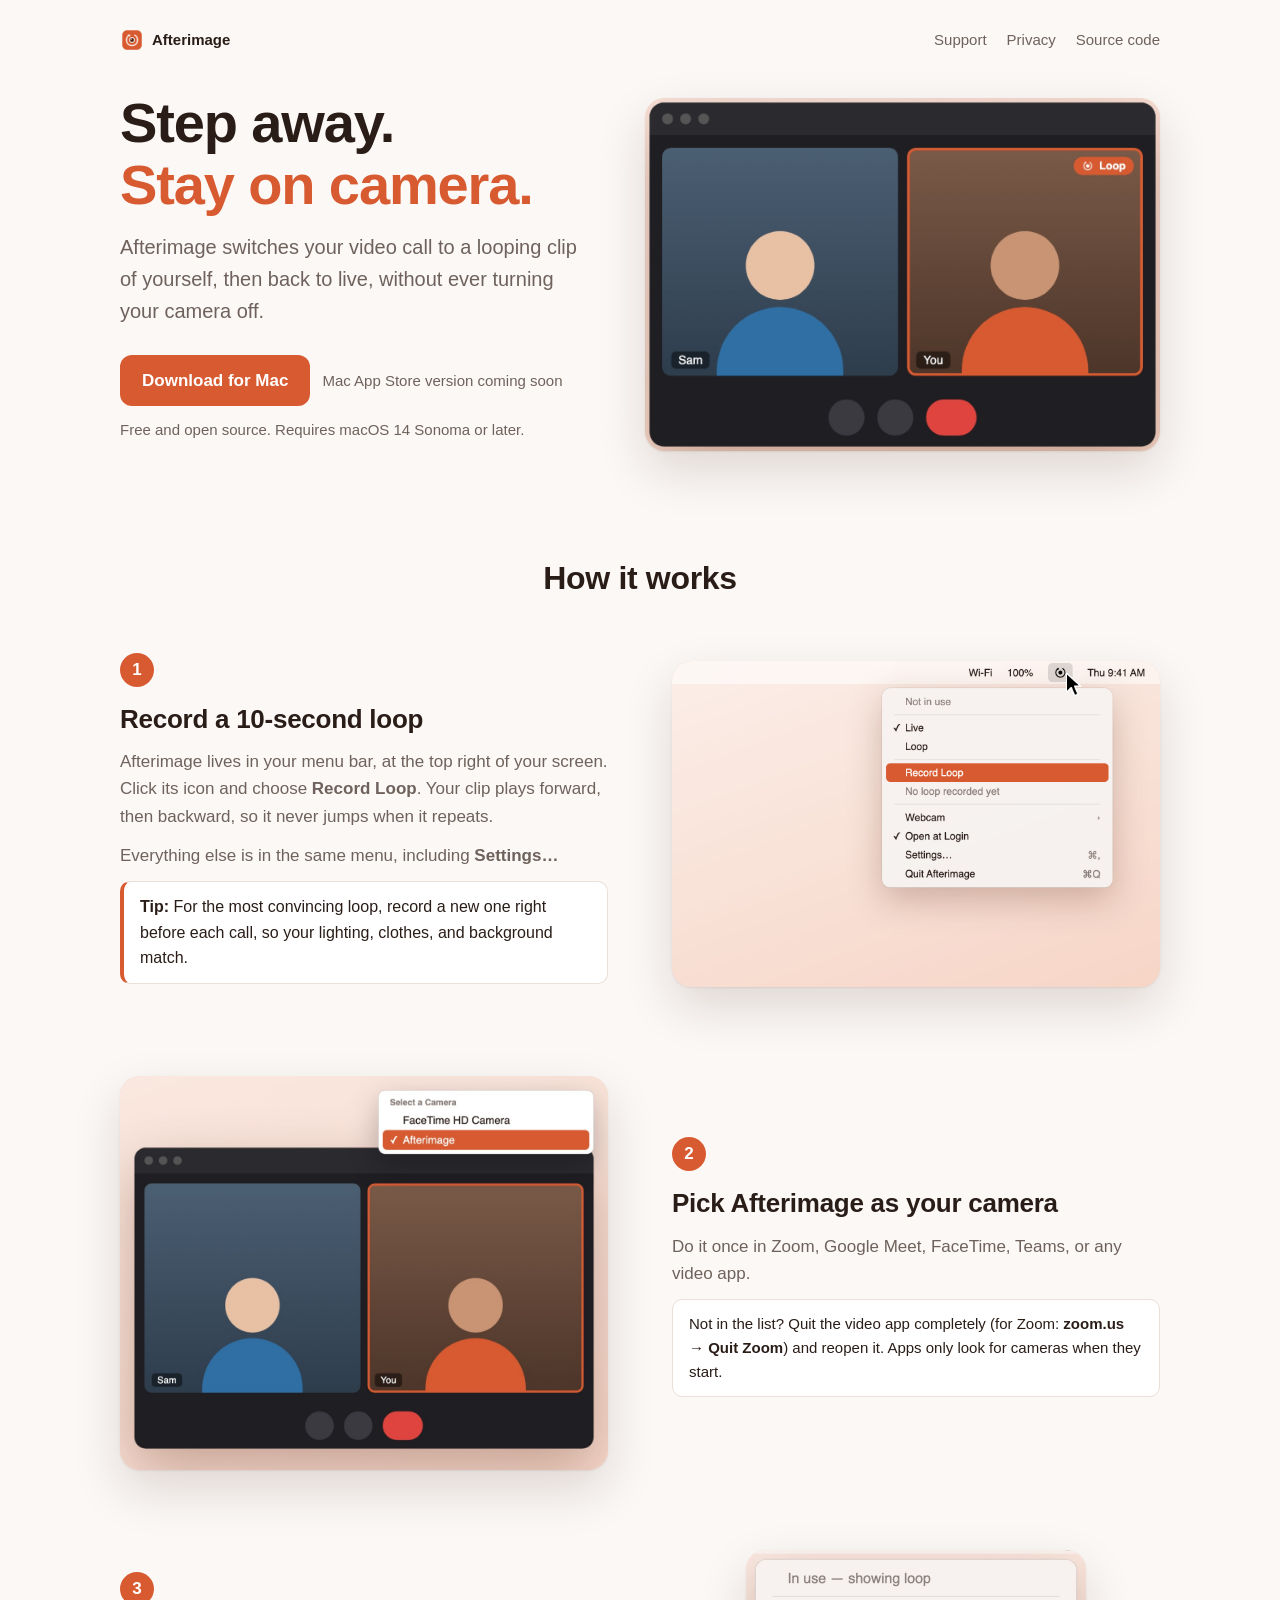
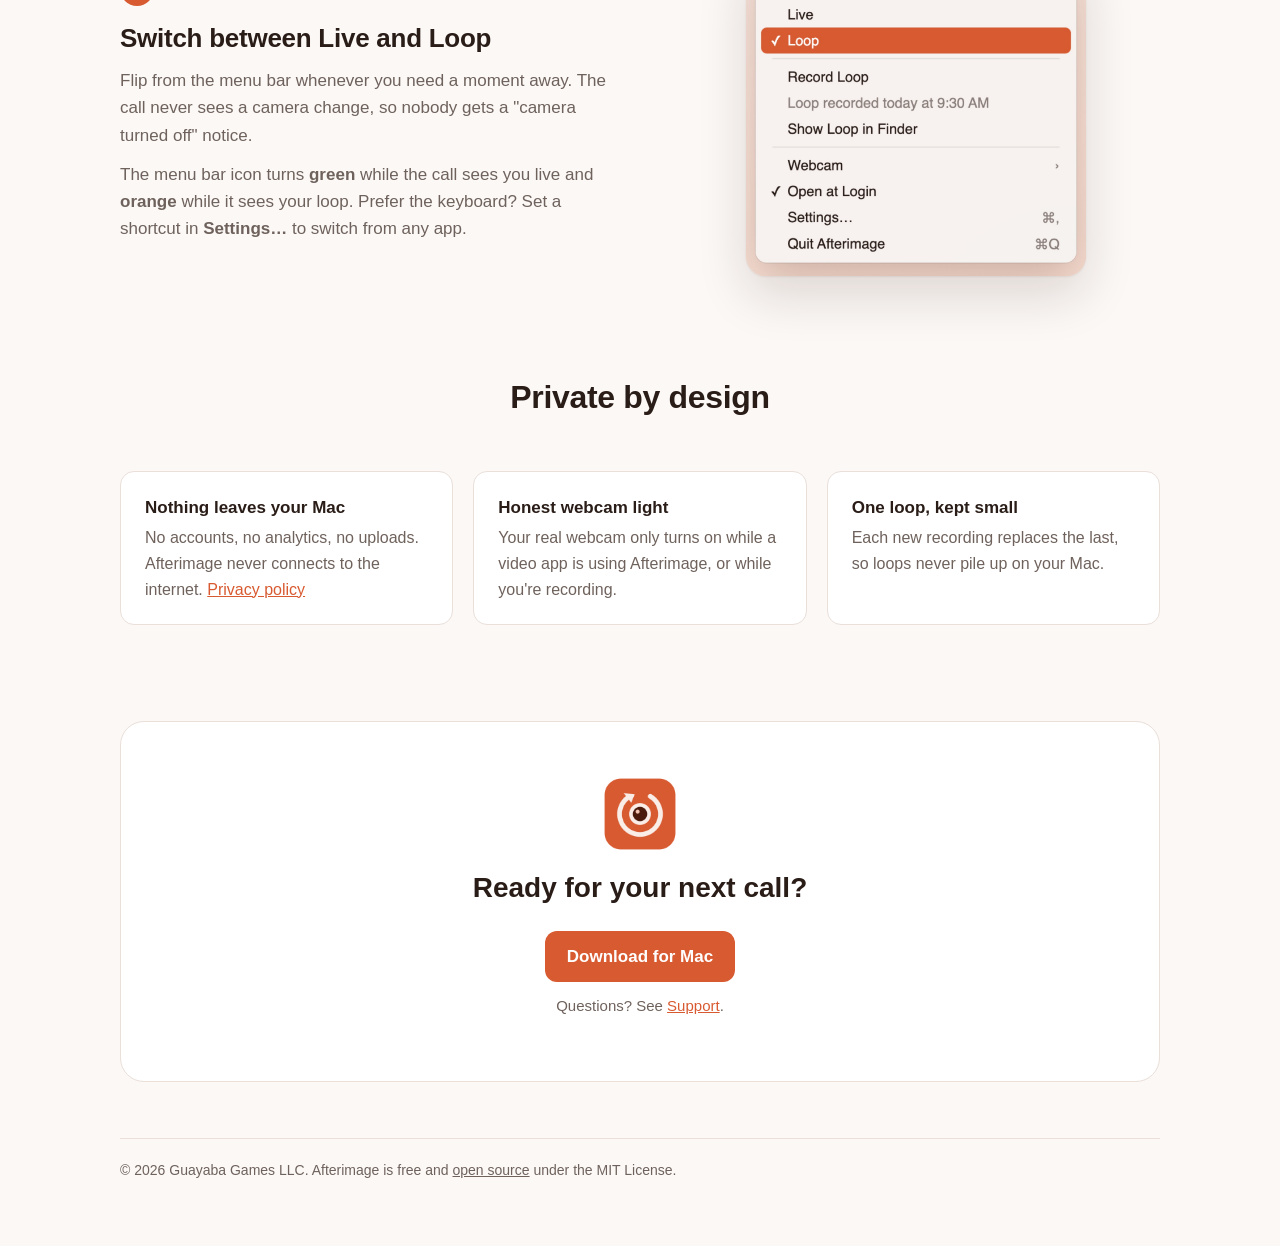
<file: docs/index.html>
<!doctype html>
<html lang="en">
<head>
<meta charset="utf-8">
<meta name="viewport" content="width=device-width, initial-scale=1">
<title>Afterimage — look present when you need a moment away</title>
<meta name="description" content="Afterimage is a free Mac app that shows a looping video of you on Zoom, Meet, and other video calls when you need a moment away.">
<link rel="icon" href="icon.png">
<link rel="stylesheet" href="style.css?v=2">
</head>
<body class="home">
<main>
<nav>
  <a class="brand" href="./" aria-current="page"><img src="icon.png" alt="">Afterimage</a>
  <span class="links">
    <a href="support.html">Support</a>
    <a href="privacy.html">Privacy</a>
    <a href="https://github.com/leohanon/afterimage">Source code</a>
  </span>
</nav>

<section class="hero">
  <div class="hero-text">
    <h1>Step away.<br><span class="accent">Stay on camera.</span></h1>
    <p class="tagline">Afterimage switches your video call to a looping clip of yourself, then back to live, without ever turning your camera off.</p>
    <div class="buttons">
      <a class="button" href="https://github.com/leohanon/afterimage/releases/latest/download/Afterimage.dmg">Download for Mac</a>
      <span class="soon">Mac App Store version coming soon</span>
    </div>
    <p class="fine">Free and open source. Requires macOS 14 Sonoma or later.</p>
  </div>
  <figure class="shot hero-shot"><img src="img/call.jpg" alt="A video call where your tile is showing your Afterimage loop" width="1200" height="821"></figure>
</section>

<section>
  <h2 class="section-title">How it works</h2>
  <div class="feature">
    <div class="feature-text">
      <span class="num">1</span>
      <h3>Record a 10-second loop</h3>
      <p>Afterimage lives in your menu bar, at the top right of your screen. Click its icon and choose <strong>Record Loop</strong>. Your clip plays forward, then backward, so it never jumps when it repeats.</p>
      <p>Everything else is in the same menu, including <strong>Settings…</strong></p>
      <p class="tip"><strong>Tip:</strong> For the most convincing loop, record a new one right before each call, so your lighting, clothes, and background match.</p>
    </div>
    <figure class="shot"><img src="img/menubar.jpg" alt="Clicking the Afterimage icon in the menu bar opens its menu, with Record Loop highlighted" width="1440" height="960"></figure>
  </div>
  <div class="feature reverse">
    <div class="feature-text">
      <span class="num">2</span>
      <h3>Pick Afterimage as your camera</h3>
      <p>Do it once in Zoom, Google Meet, FaceTime, Teams, or any video app.</p>
      <p class="note">Not in the list? Quit the video app completely (for Zoom: <strong>zoom.us → Quit Zoom</strong>) and reopen it. Apps only look for cameras when they start.</p>
    </div>
    <figure class="shot"><img src="img/camera.jpg" alt="A video app's camera menu with Afterimage selected" width="1200" height="971" ></figure>
  </div>
  <div class="feature">
    <div class="feature-text">
      <span class="num">3</span>
      <h3>Switch between Live and Loop</h3>
      <p>Flip from the menu bar whenever you need a moment away. The call never sees a camera change, so nobody gets a "camera turned off" notice.</p>
      <p>The menu bar icon turns <strong>green</strong> while the call sees you live and <strong>orange</strong> while it sees your loop. Prefer the keyboard? Set a shortcut in <strong>Settings…</strong> to switch from any app.</p>
    </div>
    <figure class="shot narrow small"><img src="img/menu.jpg" alt="The Afterimage menu with Loop selected" width="1200" height="1150" ></figure>
  </div>
</section>

<section>
  <h2 class="section-title">Private by design</h2>
  <div class="grid">
    <div class="card">
      <h3>Nothing leaves your Mac</h3>
      <p>No accounts, no analytics, no uploads. Afterimage never connects to the internet. <a href="privacy.html">Privacy policy</a></p>
    </div>
    <div class="card">
      <h3>Honest webcam light</h3>
      <p>Your real webcam only turns on while a video app is using Afterimage, or while you're recording.</p>
    </div>
    <div class="card">
      <h3>One loop, kept small</h3>
      <p>Each new recording replaces the last, so loops never pile up on your Mac.</p>
    </div>
  </div>
</section>

<section class="cta">
  <img src="icon.png" alt="" width="88" height="88">
  <h2>Ready for your next call?</h2>
  <div class="buttons center">
    <a class="button" href="https://github.com/leohanon/afterimage/releases/latest/download/Afterimage.dmg">Download for Mac</a>
  </div>
  <p class="fine">Questions? See <a href="support.html">Support</a>.</p>
</section>

<footer>© 2026 Guayaba Games LLC. Afterimage is free and <a href="https://github.com/leohanon/afterimage">open source</a> under the MIT License.</footer>
</main>
</body>
</html>
</file>
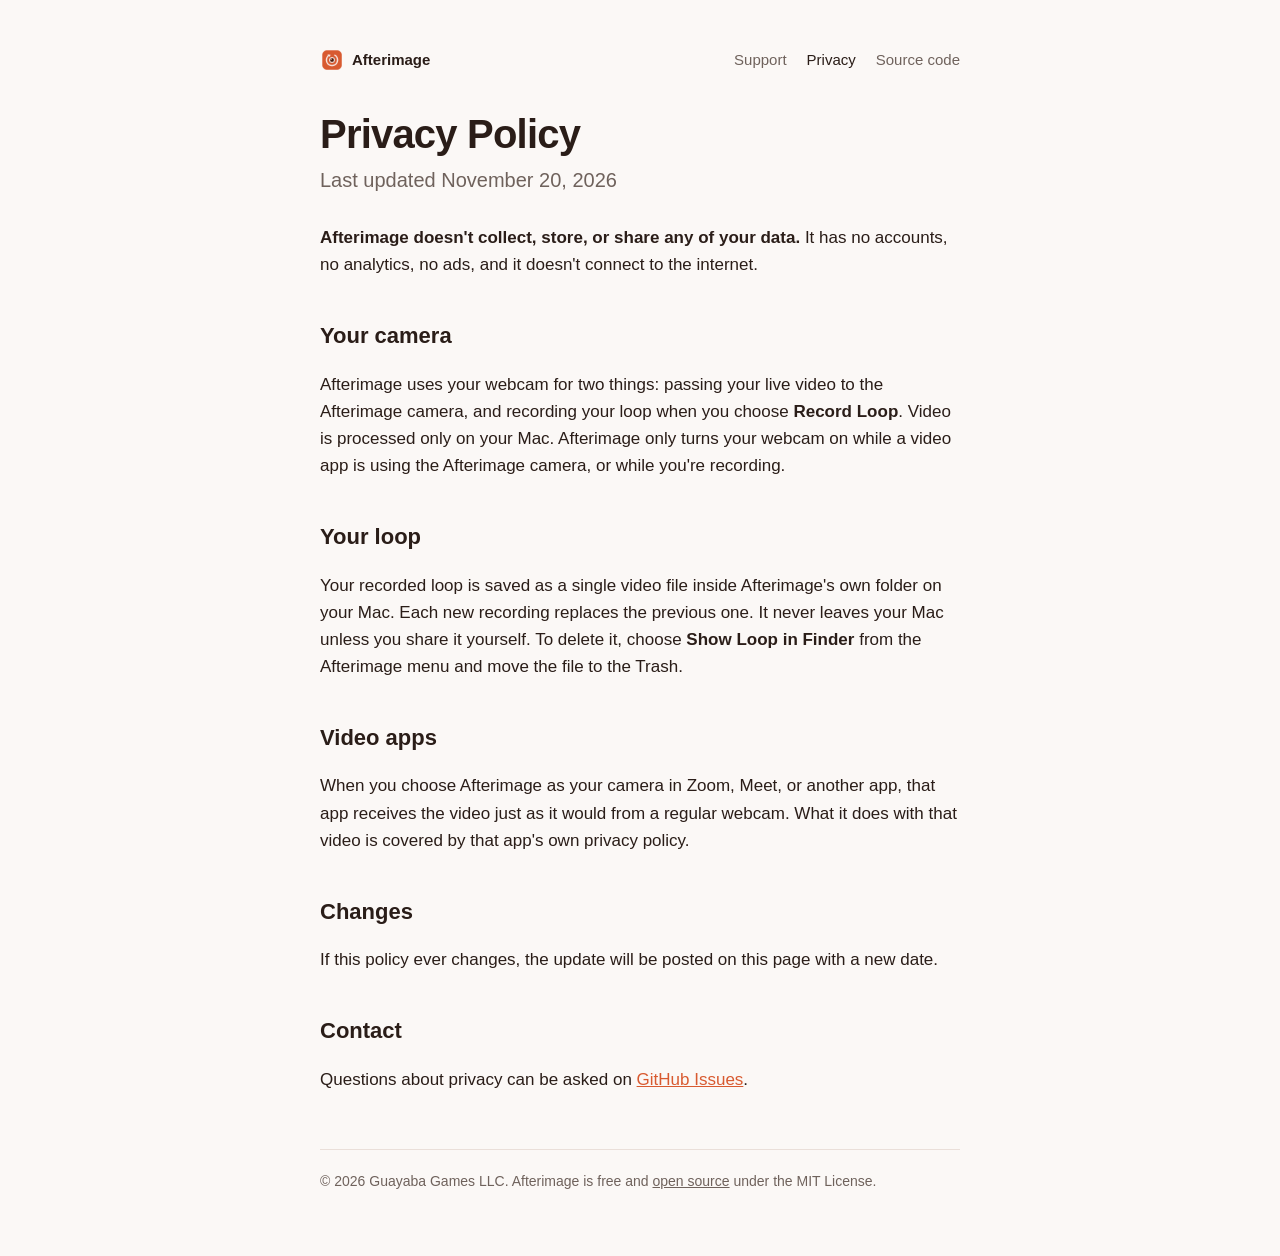
<file: docs/privacy.html>
<!doctype html>
<html lang="en">
<head>
<meta charset="utf-8">
<meta name="viewport" content="width=device-width, initial-scale=1">
<title>Privacy Policy — Afterimage</title>
<meta name="description" content="Afterimage is a free Mac app that shows a looping video of you on Zoom, Meet, and other video calls when you need a moment away.">
<link rel="icon" href="icon.png">
<link rel="stylesheet" href="style.css?v=2">
</head>
<body>
<main>
<nav>
  <a class="brand" href="./"><img src="icon.png" alt="">Afterimage</a>
  <span class="links">
    <a href="support.html">Support</a>
    <a href="privacy.html" aria-current="page">Privacy</a>
    <a href="https://github.com/leohanon/afterimage">Source code</a>
  </span>
</nav>
<h1>Privacy Policy</h1>
<p class="tagline">Last updated November 20, 2026</p>

<p><strong>Afterimage doesn't collect, store, or share any of your data.</strong> It has no accounts, no analytics, no ads, and it doesn't connect to the internet.</p>

<h2>Your camera</h2>
<p>Afterimage uses your webcam for two things: passing your live video to the Afterimage camera, and recording your loop when you choose <strong>Record Loop</strong>. Video is processed only on your Mac. Afterimage only turns your webcam on while a video app is using the Afterimage camera, or while you're recording.</p>

<h2>Your loop</h2>
<p>Your recorded loop is saved as a single video file inside Afterimage's own folder on your Mac. Each new recording replaces the previous one. It never leaves your Mac unless you share it yourself. To delete it, choose <strong>Show Loop in Finder</strong> from the Afterimage menu and move the file to the Trash.</p>

<h2>Video apps</h2>
<p>When you choose Afterimage as your camera in Zoom, Meet, or another app, that app receives the video just as it would from a regular webcam. What it does with that video is covered by that app's own privacy policy.</p>

<h2>Changes</h2>
<p>If this policy ever changes, the update will be posted on this page with a new date.</p>

<h2>Contact</h2>
<p>Questions about privacy can be asked on <a href="https://github.com/leohanon/afterimage/issues">GitHub Issues</a>.</p>
<footer>© 2026 Guayaba Games LLC. Afterimage is free and <a href="https://github.com/leohanon/afterimage">open source</a> under the MIT License.</footer>
</main>
</body>
</html>
</file>
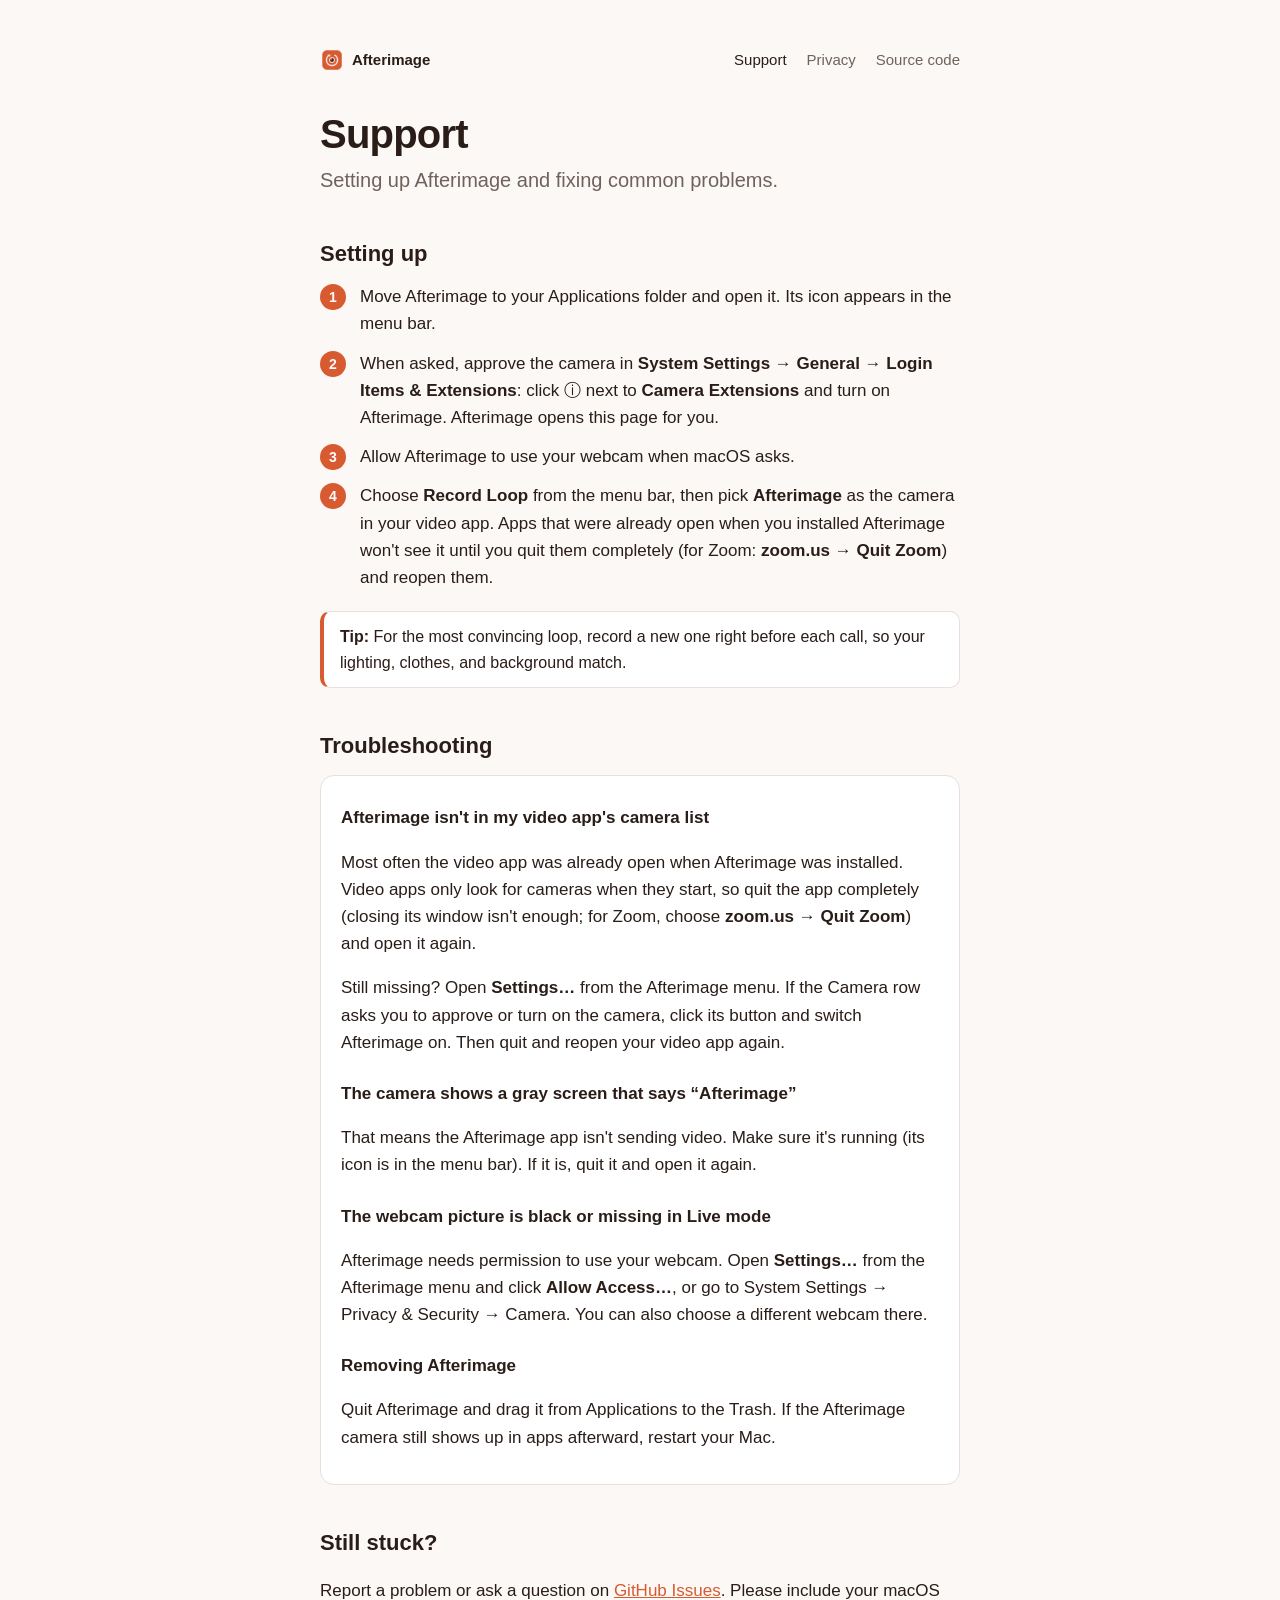
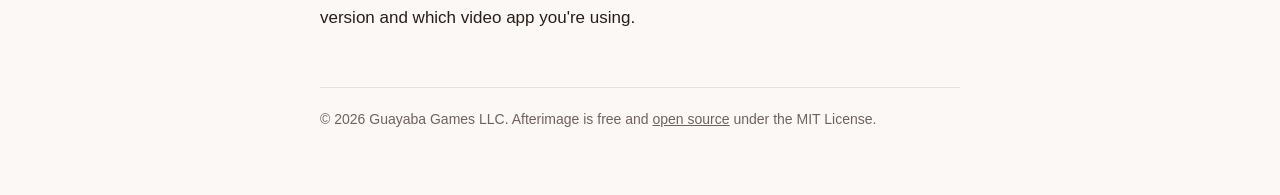
<file: docs/support.html>
<!doctype html>
<html lang="en">
<head>
<meta charset="utf-8">
<meta name="viewport" content="width=device-width, initial-scale=1">
<title>Support — Afterimage</title>
<meta name="description" content="Afterimage is a free Mac app that shows a looping video of you on Zoom, Meet, and other video calls when you need a moment away.">
<link rel="icon" href="icon.png">
<link rel="stylesheet" href="style.css?v=2">
</head>
<body>
<main>
<nav>
  <a class="brand" href="./"><img src="icon.png" alt="">Afterimage</a>
  <span class="links">
    <a href="support.html" aria-current="page">Support</a>
    <a href="privacy.html">Privacy</a>
    <a href="https://github.com/leohanon/afterimage">Source code</a>
  </span>
</nav>
<h1>Support</h1>
<p class="tagline">Setting up Afterimage and fixing common problems.</p>

<h2>Setting up</h2>
<ol class="steps">
  <li>Move Afterimage to your Applications folder and open it. Its icon appears in the menu bar.</li>
  <li>When asked, approve the camera in <strong>System Settings → General → Login Items &amp; Extensions</strong>: click ⓘ next to <strong>Camera Extensions</strong> and turn on Afterimage. Afterimage opens this page for you.</li>
  <li>Allow Afterimage to use your webcam when macOS asks.</li>
  <li>Choose <strong>Record Loop</strong> from the menu bar, then pick <strong>Afterimage</strong> as the camera in your video app. Apps that were already open when you installed Afterimage won't see it until you quit them completely (for Zoom: <strong>zoom.us → Quit Zoom</strong>) and reopen them.</li>
</ol>
<p class="tip"><strong>Tip:</strong> For the most convincing loop, record a new one right before each call, so your lighting, clothes, and background match.</p>

<h2>Troubleshooting</h2>
<div class="card">
  <h3>Afterimage isn't in my video app's camera list</h3>
  <p>Most often the video app was already open when Afterimage was installed. Video apps only look for cameras when they start, so quit the app completely (closing its window isn't enough; for Zoom, choose <strong>zoom.us → Quit Zoom</strong>) and open it again.</p>
  <p>Still missing? Open <strong>Settings…</strong> from the Afterimage menu. If the Camera row asks you to approve or turn on the camera, click its button and switch Afterimage on. Then quit and reopen your video app again.</p>
  <h3>The camera shows a gray screen that says “Afterimage”</h3>
  <p>That means the Afterimage app isn't sending video. Make sure it's running (its icon is in the menu bar). If it is, quit it and open it again.</p>
  <h3>The webcam picture is black or missing in Live mode</h3>
  <p>Afterimage needs permission to use your webcam. Open <strong>Settings…</strong> from the Afterimage menu and click <strong>Allow Access…</strong>, or go to System Settings → Privacy &amp; Security → Camera. You can also choose a different webcam there.</p>
  <h3>Removing Afterimage</h3>
  <p>Quit Afterimage and drag it from Applications to the Trash. If the Afterimage camera still shows up in apps afterward, restart your Mac.</p>
</div>

<h2>Still stuck?</h2>
<p>Report a problem or ask a question on <a href="https://github.com/leohanon/afterimage/issues">GitHub Issues</a>. Please include your macOS version and which video app you're using.</p>
<footer>© 2026 Guayaba Games LLC. Afterimage is free and <a href="https://github.com/leohanon/afterimage">open source</a> under the MIT License.</footer>
</main>
</body>
</html>
</file>
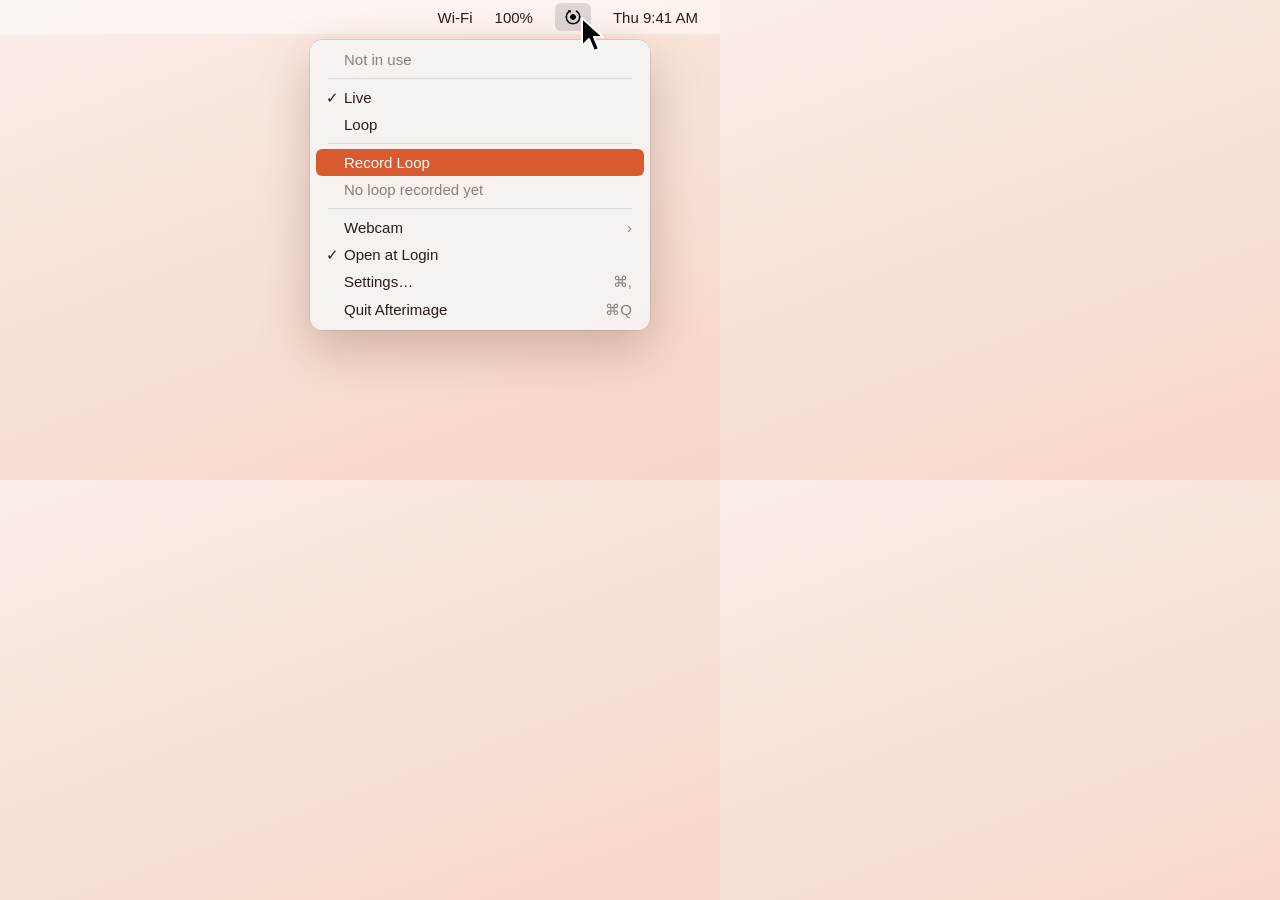
<file: appstore/screenshots/menubar-click.html>
<!doctype html>
<html><head><meta charset="utf-8"><title>Menu bar click</title>
<style>
  * { box-sizing: border-box; margin: 0; }
  html, body { width: 1440px; height: 900px; overflow: hidden; }
  body {
    font-family: -apple-system, "SF Pro Display", sans-serif;
    color: #2a1d18;
    background: linear-gradient(160deg, #fbeee8 0%, #f6d5c6 100%);
    position: relative;
  }
  .slide { position: absolute; inset: 0; display: none; }
  .slide.on { display: block; }
  h1 { font-size: 68px; line-height: 1.05; letter-spacing: -0.03em; font-weight: 700; }
  p.sub { font-size: 26px; line-height: 1.4; color: #6f4a3c; margin-top: 20px; }
  .text { position: absolute; left: 96px; top: 250px; width: 520px; }
  .text.top { top: 0; left: 0; right: 0; width: auto; text-align: center; padding-top: 72px; }
  .accent { color: #d85a30; }

  /* menu bar + menu mock */
  .menubar {
    position: absolute; top: 0; left: 0; right: 0; height: 34px;
    background: rgba(255,255,255,.55); backdrop-filter: blur(20px);
    display: flex; justify-content: flex-end; align-items: center; gap: 22px; padding: 0 22px;
    font-size: 15px; font-weight: 500;
  }
  .menubar .glyph { width: 20px; height: 20px; display: block; }
  .menubar .sel { background: rgba(0,0,0,.12); border-radius: 6px; padding: 4px 8px; display: flex; }
  .menu {
    position: absolute; top: 40px; right: 150px; width: 340px;
    background: rgba(246,243,241,.92); backdrop-filter: blur(30px);
    border-radius: 12px; padding: 6px; font-size: 15px;
    box-shadow: 0 0 0 .5px rgba(0,0,0,.18), 0 18px 50px rgba(80,30,10,.25);
  }
  .item { padding: 5px 12px 5px 28px; border-radius: 6px; position: relative; display: flex; justify-content: space-between; }
  .item.dim { color: #8a7f7a; }
  .item.hi { background: #d85a30; color: #fff; }
  .item .check { position: absolute; left: 10px; }
  .item .key { color: #8a7f7a; }
  .item.hi .key { color: #fff; }
  .sep { height: 1px; background: rgba(0,0,0,.1); margin: 5px 12px; }

  /* call window mock */
  .call {
    position: absolute; left: 700px; top: 250px; width: 640px; height: 420px;
    border-radius: 16px; background: #1f1f22; overflow: hidden;
    box-shadow: 0 30px 80px rgba(80,30,10,.3);
  }
  .call .bar { height: 36px; background: #2b2b2f; display: flex; align-items: center; gap: 8px; padding: 0 14px; }
  .call .bar i { width: 12px; height: 12px; border-radius: 50%; background: #555; display: block; }
  .tiles { display: grid; grid-template-columns: 1fr 1fr; gap: 10px; padding: 14px; height: calc(100% - 36px - 64px); }
  .tile { border-radius: 10px; position: relative; overflow: hidden; }
  .tile .name { position: absolute; left: 10px; bottom: 8px; color: #fff; font-size: 13px; background: rgba(0,0,0,.45); padding: 2px 8px; border-radius: 5px; }
  .tile .person { position: absolute; left: 50%; bottom: -10px; transform: translateX(-50%); width: 140px; height: 170px; }
  .tile .person .head { width: 76px; height: 76px; border-radius: 50%; margin: 0 auto; }
  .tile .person .body { width: 140px; height: 90px; border-radius: 70px 70px 0 0; margin-top: 8px; }
  .t1 { background: linear-gradient(#4b5f73, #2e3d4c); } .t1 .head { background: #e8c1a5; } .t1 .body { background: #2f6fa3; }
  .t2 { background: linear-gradient(#7a5a48, #4c3529); } .t2 .head { background: #c99474; } .t2 .body { background: #d85a30; }
  .t2::after { content: ""; position: absolute; inset: 0; border: 3px solid #d85a30; border-radius: 10px; }
  .loopbadge { position: absolute; right: 10px; top: 10px; background: #d85a30; color: #fff; font-size: 12px; font-weight: 600; padding: 3px 9px; border-radius: 20px; display: flex; gap: 6px; align-items: center; }
  .loopbadge img { width: 13px; height: 13px; filter: invert(1); }
  .controls { height: 64px; display: flex; justify-content: center; align-items: center; gap: 14px; }
  .controls b { width: 40px; height: 40px; border-radius: 50%; background: #3a3a3f; display: block; }
  .controls b.end { background: #e0443e; width: 56px; border-radius: 20px; }

  .pick {
    position: absolute; left: 1040px; top: 170px; width: 300px;
    background: #fff; border-radius: 10px; padding: 6px; font-size: 15px;
    box-shadow: 0 0 0 .5px rgba(0,0,0,.2), 0 14px 40px rgba(0,0,0,.25);
  }
  .pick .h { font-size: 12px; color: #8a7f7a; padding: 4px 10px; font-weight: 600; }

  .window {
    position: absolute; border-radius: 14px; overflow: hidden; background: #ededed;
    box-shadow: 0 0 0 .5px rgba(0,0,0,.2), 0 30px 80px rgba(80,30,10,.3);
  }
  .window .tb { height: 32px; display: flex; align-items: center; gap: 8px; padding: 0 12px; position: relative; font-size: 13px; font-weight: 600; color: #555; }
  .window .tb i { width: 12px; height: 12px; border-radius: 50%; display: block; }
  .window .tb .t { position: absolute; left: 0; right: 0; text-align: center; }
  .window img { display: block; width: 600px; }

  .bigicon { width: 220px; height: 220px; }
  .points { display: flex; gap: 28px; justify-content: center; margin-top: 70px; }
  .point { width: 340px; background: rgba(255,255,255,.7); border-radius: 18px; padding: 30px; text-align: left; }
  .point h3 { font-size: 24px; margin-bottom: 10px; }
  .point p { font-size: 18px; line-height: 1.45; color: #6f4a3c; }
</style>
<style>
  html, body { width: 720px; height: 480px; }
  .menubar { justify-content: flex-end; }
  .menu { right: 70px; }
  .cursor { position: absolute; top: 16px; right: 114px; width: 26px; height: 38px; z-index: 5; }
</style></head>
<body>
<div class="menubar">
  <span>Wi‑Fi</span><span>100%</span>
  <span class="sel"><img class="glyph" src="glyph.png" alt=""></span>
  <span>Thu 9:41 AM</span>
</div>
<svg class="cursor" viewBox="0 0 26 38"><path d="M2 2 L2 30 L9 23 L14 35 L19 33 L14 21 L23 21 Z" fill="#000" stroke="#fff" stroke-width="2" stroke-linejoin="round"/></svg>
<div class="menu">
  <div class="item dim">Not in use</div>
  <div class="sep"></div>
  <div class="item"><span class="check">✓</span>Live</div>
  <div class="item">Loop</div>
  <div class="sep"></div>
  <div class="item hi">Record Loop</div>
  <div class="item dim">No loop recorded yet</div>
  <div class="sep"></div>
  <div class="item">Webcam<span class="key">›</span></div>
  <div class="item"><span class="check">✓</span>Open at Login</div>
  <div class="item">Settings…<span class="key">⌘,</span></div>
  <div class="item">Quit Afterimage<span class="key">⌘Q</span></div>
</div>
</body></html>
</file>
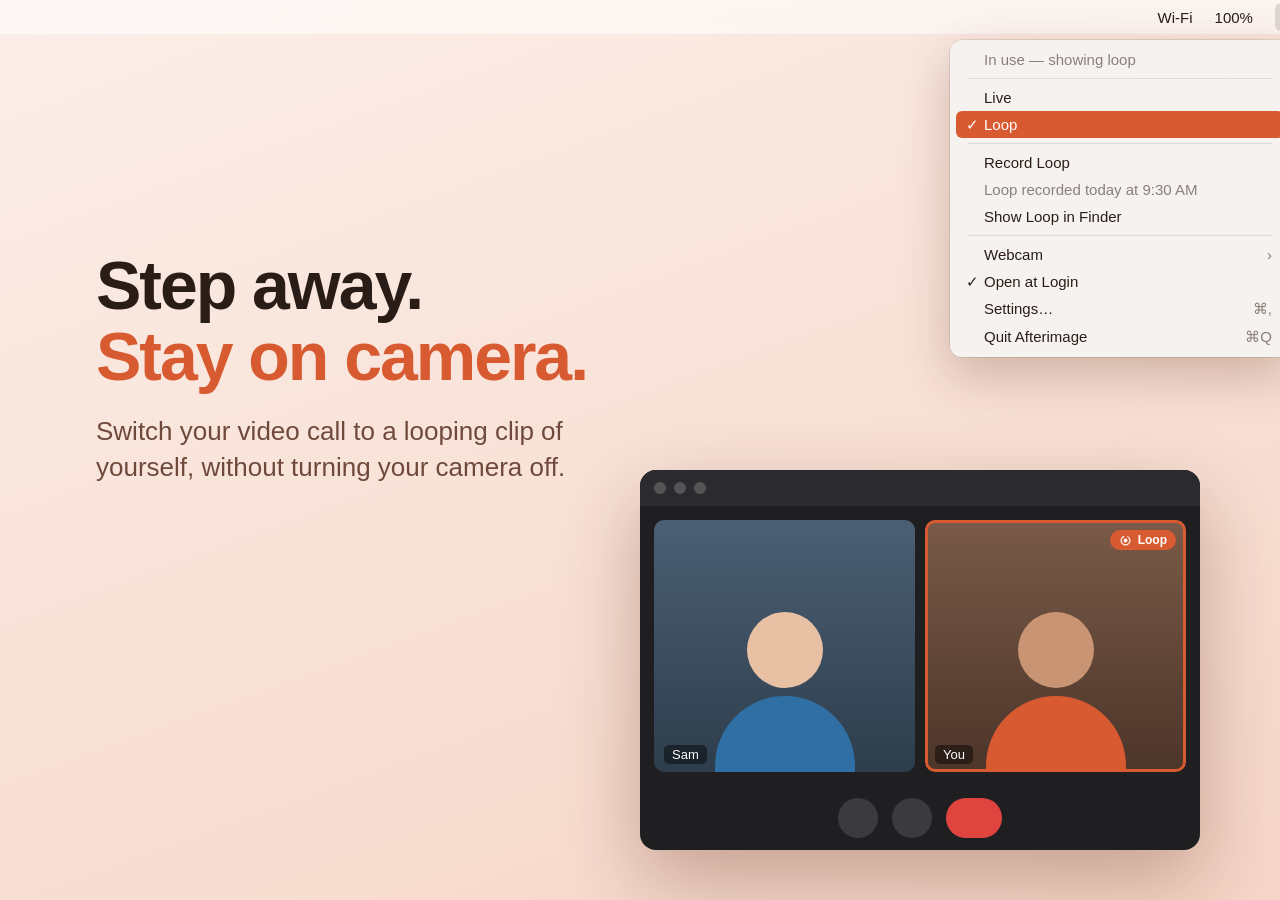
<file: appstore/screenshots/shot.html>
<!doctype html>
<html>
<head>
<meta charset="utf-8">
<title>Afterimage screenshot</title>
<style>
  * { box-sizing: border-box; margin: 0; }
  html, body { width: 1440px; height: 900px; overflow: hidden; }
  body {
    font-family: -apple-system, "SF Pro Display", sans-serif;
    color: #2a1d18;
    background: linear-gradient(160deg, #fbeee8 0%, #f6d5c6 100%);
    position: relative;
  }
  .slide { position: absolute; inset: 0; display: none; }
  .slide.on { display: block; }
  h1 { font-size: 68px; line-height: 1.05; letter-spacing: -0.03em; font-weight: 700; }
  p.sub { font-size: 26px; line-height: 1.4; color: #6f4a3c; margin-top: 20px; }
  .text { position: absolute; left: 96px; top: 250px; width: 520px; }
  .text.top { top: 0; left: 0; right: 0; width: auto; text-align: center; padding-top: 72px; }
  .accent { color: #d85a30; }

  /* menu bar + menu mock */
  .menubar {
    position: absolute; top: 0; left: 0; right: 0; height: 34px;
    background: rgba(255,255,255,.55); backdrop-filter: blur(20px);
    display: flex; justify-content: flex-end; align-items: center; gap: 22px; padding: 0 22px;
    font-size: 15px; font-weight: 500;
  }
  .menubar .glyph { width: 20px; height: 20px; display: block; }
  .menubar .sel { background: rgba(0,0,0,.12); border-radius: 6px; padding: 4px 8px; display: flex; }
  .menu {
    position: absolute; top: 40px; right: 150px; width: 340px;
    background: rgba(246,243,241,.92); backdrop-filter: blur(30px);
    border-radius: 12px; padding: 6px; font-size: 15px;
    box-shadow: 0 0 0 .5px rgba(0,0,0,.18), 0 18px 50px rgba(80,30,10,.25);
  }
  .item { padding: 5px 12px 5px 28px; border-radius: 6px; position: relative; display: flex; justify-content: space-between; }
  .item.dim { color: #8a7f7a; }
  .item.hi { background: #d85a30; color: #fff; }
  .item .check { position: absolute; left: 10px; }
  .item .key { color: #8a7f7a; }
  .item.hi .key { color: #fff; }
  .sep { height: 1px; background: rgba(0,0,0,.1); margin: 5px 12px; }

  /* call window mock */
  .call {
    position: absolute; left: 700px; top: 250px; width: 640px; height: 420px;
    border-radius: 16px; background: #1f1f22; overflow: hidden;
    box-shadow: 0 30px 80px rgba(80,30,10,.3);
  }
  .call .bar { height: 36px; background: #2b2b2f; display: flex; align-items: center; gap: 8px; padding: 0 14px; }
  .call .bar i { width: 12px; height: 12px; border-radius: 50%; background: #555; display: block; }
  .tiles { display: grid; grid-template-columns: 1fr 1fr; gap: 10px; padding: 14px; height: calc(100% - 36px - 64px); }
  .tile { border-radius: 10px; position: relative; overflow: hidden; }
  .tile .name { position: absolute; left: 10px; bottom: 8px; color: #fff; font-size: 13px; background: rgba(0,0,0,.45); padding: 2px 8px; border-radius: 5px; }
  .tile .person { position: absolute; left: 50%; bottom: -10px; transform: translateX(-50%); width: 140px; height: 170px; }
  .tile .person .head { width: 76px; height: 76px; border-radius: 50%; margin: 0 auto; }
  .tile .person .body { width: 140px; height: 90px; border-radius: 70px 70px 0 0; margin-top: 8px; }
  .t1 { background: linear-gradient(#4b5f73, #2e3d4c); } .t1 .head { background: #e8c1a5; } .t1 .body { background: #2f6fa3; }
  .t2 { background: linear-gradient(#7a5a48, #4c3529); } .t2 .head { background: #c99474; } .t2 .body { background: #d85a30; }
  .t2::after { content: ""; position: absolute; inset: 0; border: 3px solid #d85a30; border-radius: 10px; }
  .loopbadge { position: absolute; right: 10px; top: 10px; background: #d85a30; color: #fff; font-size: 12px; font-weight: 600; padding: 3px 9px; border-radius: 20px; display: flex; gap: 6px; align-items: center; }
  .loopbadge img { width: 13px; height: 13px; filter: invert(1); }
  .controls { height: 64px; display: flex; justify-content: center; align-items: center; gap: 14px; }
  .controls b { width: 40px; height: 40px; border-radius: 50%; background: #3a3a3f; display: block; }
  .controls b.end { background: #e0443e; width: 56px; border-radius: 20px; }

  .pick {
    position: absolute; left: 1040px; top: 170px; width: 300px;
    background: #fff; border-radius: 10px; padding: 6px; font-size: 15px;
    box-shadow: 0 0 0 .5px rgba(0,0,0,.2), 0 14px 40px rgba(0,0,0,.25);
  }
  .pick .h { font-size: 12px; color: #8a7f7a; padding: 4px 10px; font-weight: 600; }

  .window {
    position: absolute; border-radius: 14px; overflow: hidden; background: #ededed;
    box-shadow: 0 0 0 .5px rgba(0,0,0,.2), 0 30px 80px rgba(80,30,10,.3);
  }
  .window .tb { height: 32px; display: flex; align-items: center; gap: 8px; padding: 0 12px; position: relative; font-size: 13px; font-weight: 600; color: #555; }
  .window .tb i { width: 12px; height: 12px; border-radius: 50%; display: block; }
  .window .tb .t { position: absolute; left: 0; right: 0; text-align: center; }
  .window img { display: block; width: 600px; }

  .bigicon { width: 220px; height: 220px; }
  .points { display: flex; gap: 28px; justify-content: center; margin-top: 70px; }
  .point { width: 340px; background: rgba(255,255,255,.7); border-radius: 18px; padding: 30px; text-align: left; }
  .point h3 { font-size: 24px; margin-bottom: 10px; }
  .point p { font-size: 18px; line-height: 1.45; color: #6f4a3c; }
</style>
</head>
<body>
<div class="menubar">
  <span>Wi‑Fi</span><span>100%</span>
  <span class="sel"><img class="glyph" src="glyph.png" alt=""></span>
  <span>Thu 9:41 AM</span>
</div>

<!-- 1: hero -->
<div class="slide" id="s1">
  <div class="text">
    <h1>Step away.<br><span class="accent">Stay on camera.</span></h1>
    <p class="sub">Switch your video call to a looping clip of yourself, without turning your camera off.</p>
  </div>
  <div class="menu">
    <div class="item dim">In use — showing loop</div>
    <div class="sep"></div>
    <div class="item">Live</div>
    <div class="item hi"><span class="check">✓</span>Loop</div>
    <div class="sep"></div>
    <div class="item">Record Loop</div>
    <div class="item dim">Loop recorded today at 9:30 AM</div>
    <div class="item">Show Loop in Finder</div>
    <div class="sep"></div>
    <div class="item">Webcam<span class="key">›</span></div>
    <div class="item"><span class="check">✓</span>Open at Login</div>
    <div class="item">Settings…<span class="key">⌘,</span></div>
    <div class="item">Quit Afterimage<span class="key">⌘Q</span></div>
  </div>
  <div class="call" style="top:470px; left:640px; width:560px; height:380px">
    <div class="bar"><i></i><i></i><i></i></div>
    <div class="tiles">
      <div class="tile t1"><div class="person"><div class="head"></div><div class="body"></div></div><div class="name">Sam</div></div>
      <div class="tile t2"><div class="person"><div class="head"></div><div class="body"></div></div><div class="name">You</div><div class="loopbadge"><img src="glyph.png" alt="">Loop</div></div>
    </div>
    <div class="controls"><b></b><b></b><b class="end"></b></div>
  </div>
</div>

<!-- 2: works everywhere -->
<div class="slide" id="s2">
  <div class="text">
    <h1>Works with<br><span class="accent">any video app.</span></h1>
    <p class="sub">Choose Afterimage as your camera once in Zoom, Google Meet, FaceTime, or Teams. Flip between live and loop anytime. The call never sees a camera change.</p>
  </div>
  <div class="call">
    <div class="bar"><i></i><i></i><i></i></div>
    <div class="tiles">
      <div class="tile t1"><div class="person"><div class="head"></div><div class="body"></div></div><div class="name">Sam</div></div>
      <div class="tile t2"><div class="person"><div class="head"></div><div class="body"></div></div><div class="name">You</div></div>
    </div>
    <div class="controls"><b></b><b></b><b class="end"></b></div>
  </div>
  <div class="pick">
    <div class="h">Select a Camera</div>
    <div class="item">FaceTime HD Camera</div>
    <div class="item hi"><span class="check">✓</span>Afterimage</div>
  </div>
</div>

<!-- 3: settings -->
<div class="slide" id="s3">
  <div class="text">
    <h1>Set up in<br><span class="accent">a minute.</span></h1>
    <p class="sub">Record a 10-second loop right before your call, so your lighting, clothes, and background match. It plays forward and back, so it never jumps.</p>
  </div>
  <div class="window" style="left:720px; top:110px">
    <div class="tb"><i style="background:#ff5f57"></i><i style="background:#febc2e"></i><i style="background:#28c840"></i><span class="t">Afterimage</span></div>
    <img src="settings-light.png" alt="">
  </div>
</div>

<!-- 4: privacy -->
<div class="slide" id="s4">
  <div class="text top">
    <img class="bigicon" src="icon.png" alt="">
    <h1 style="margin-top:20px">Private by design.</h1>
    <div class="points">
      <div class="point"><h3>Nothing leaves your Mac</h3><p>No accounts, no analytics, no uploads. Afterimage never connects to the internet.</p></div>
      <div class="point"><h3>Honest webcam light</h3><p>Your real webcam only turns on while a video app is using Afterimage.</p></div>
      <div class="point"><h3>One loop, kept small</h3><p>Each new recording replaces the last. Free and open source.</p></div>
    </div>
  </div>
</div>

<script>
  const n = new URLSearchParams(location.search).get('n') || '1';
  document.getElementById('s' + n).classList.add('on');
  if (n === '4') document.querySelector('.menubar').style.display = 'none';
</script>
</body>
</html>
</file>
<file: docs/style.css>
:root {
  --bg: #fbf8f6;
  --text: #2a1d18;
  --muted: #6f625c;
  --line: #eadfd9;
  --card: #ffffff;
  --accent: #d85a30;
  --accent-text: #ffffff;
}
@media (prefers-color-scheme: dark) {
  :root {
    --bg: #1c1715;
    --text: #f3ece8;
    --muted: #b3a7a1;
    --line: #3a302c;
    --card: #26201d;
    --accent: #e4693f;
  }
}
* { box-sizing: border-box; }
body {
  margin: 0;
  background: var(--bg);
  color: var(--text);
  font: 17px/1.6 -apple-system, BlinkMacSystemFont, "SF Pro Text", "Helvetica Neue", sans-serif;
}
main { max-width: 680px; margin: 0 auto; padding: 48px 20px 64px; }
a { color: var(--accent); }
nav { display: flex; gap: 20px; font-size: 15px; margin-bottom: 40px; }
nav a { color: var(--muted); text-decoration: none; }
nav a:hover, nav a[aria-current] { color: var(--text); }
h1 { font-size: 40px; line-height: 1.1; margin: 16px 0 8px; letter-spacing: -0.02em; }
h2 { font-size: 22px; margin: 40px 0 12px; }
h3 { font-size: 17px; margin: 24px 0 4px; }
.tagline { font-size: 20px; color: var(--muted); margin: 0 0 28px; }
.icon { width: 112px; height: 112px; display: block; }
.buttons { display: flex; flex-wrap: wrap; gap: 12px; align-items: center; }
.button {
  display: inline-block; padding: 12px 22px; border-radius: 12px;
  background: var(--accent); color: var(--accent-text); text-decoration: none; font-weight: 600;
}
.soon { color: var(--muted); font-size: 15px; }
.fine { color: var(--muted); font-size: 15px; margin-top: 12px; }
ol.steps { list-style: none; counter-reset: step; padding: 0; margin: 0; }
ol.steps li { counter-increment: step; position: relative; padding-left: 40px; margin: 12px 0; }
ol.steps li::before {
  content: counter(step); position: absolute; left: 0; top: 1px;
  width: 26px; height: 26px; border-radius: 50%;
  background: var(--accent); color: var(--accent-text);
  font-size: 14px; font-weight: 700; text-align: center; line-height: 26px;
}
.card { background: var(--card); border: 1px solid var(--line); border-radius: 14px; padding: 4px 20px 16px; margin-top: 12px; }
footer { margin-top: 56px; padding-top: 20px; border-top: 1px solid var(--line); color: var(--muted); font-size: 14px; }
footer a { color: var(--muted); }
.tip { background: var(--card); border: 1px solid var(--line); border-left: 4px solid var(--accent); border-radius: 10px; padding: 12px 16px; margin: 20px 0 0; font-size: 16px; }

/* ---------- shared nav ---------- */
nav { align-items: center; justify-content: space-between; flex-wrap: wrap; row-gap: 8px; }
nav .brand { display: flex; align-items: center; gap: 8px; color: var(--text); font-weight: 600; }
nav .brand img { width: 24px; height: 24px; }
nav .links { display: flex; gap: 20px; }

/* ---------- home page ---------- */
.home main { max-width: 1080px; padding-top: 28px; }
.home section { margin-top: 96px; }
.home section.hero { margin-top: 32px; }
.accent { color: var(--accent); }

.hero { display: grid; grid-template-columns: 1fr 1.1fr; gap: 56px; align-items: center; }
.hero h1 { font-size: 56px; margin: 0 0 16px; }
.hero .tagline { font-size: 20px; margin-bottom: 28px; }

.shot { margin: 0; border-radius: 20px; overflow: hidden; background: #f6dccf;
  box-shadow: 0 1px 2px rgba(60,20,5,.08), 0 20px 50px rgba(60,20,5,.14); }
.shot img { display: block; width: 100%; height: auto; }

.section-title { font-size: 32px; text-align: center; margin: 0 0 48px; letter-spacing: -0.01em; }

.feature { display: grid; grid-template-columns: 1fr 1fr; gap: 64px; align-items: center; margin-bottom: 80px; }
.feature:last-child { margin-bottom: 0; }
.feature.reverse .feature-text { order: 2; }
.feature h3 { font-size: 26px; margin: 12px 0 8px; letter-spacing: -0.01em; }
.feature p { color: var(--muted); margin: 0 0 12px; }
.feature .tip, .feature .note { color: var(--text); }
.feature .note { font-size: 15px; background: var(--card); border: 1px solid var(--line); border-radius: 10px; padding: 12px 16px; }
.shot.narrow { max-width: 380px; justify-self: center; }
.num { display: inline-block; width: 34px; height: 34px; border-radius: 50%; background: var(--accent); color: var(--accent-text);
  font-weight: 700; text-align: center; line-height: 34px; }

.grid { display: grid; grid-template-columns: repeat(3, 1fr); gap: 20px; }
.grid .card { margin: 0; padding: 22px 24px; }
.grid .card h3 { margin-top: 0; }
.grid .card p { color: var(--muted); margin: 0; font-size: 16px; }

.cta { text-align: center; background: var(--card); border: 1px solid var(--line); border-radius: 24px; padding: 48px 20px; }
.cta img { display: block; margin: 0 auto 8px; }
.cta h2 { margin: 0 0 20px; font-size: 28px; }
.buttons.center { justify-content: center; }

@media (max-width: 820px) {
  .home section { margin-top: 64px; }
  .hero, .feature { grid-template-columns: 1fr; gap: 28px; }
  .hero h1 { font-size: 42px; }
  .feature { margin-bottom: 56px; }
  .feature.reverse .feature-text { order: 0; }
  .grid { grid-template-columns: 1fr; }
  .section-title { margin-bottom: 32px; }
}
.shot.narrow { max-width: 400px; justify-self: center; }
.shot.small { max-width: 340px; }
</file>
